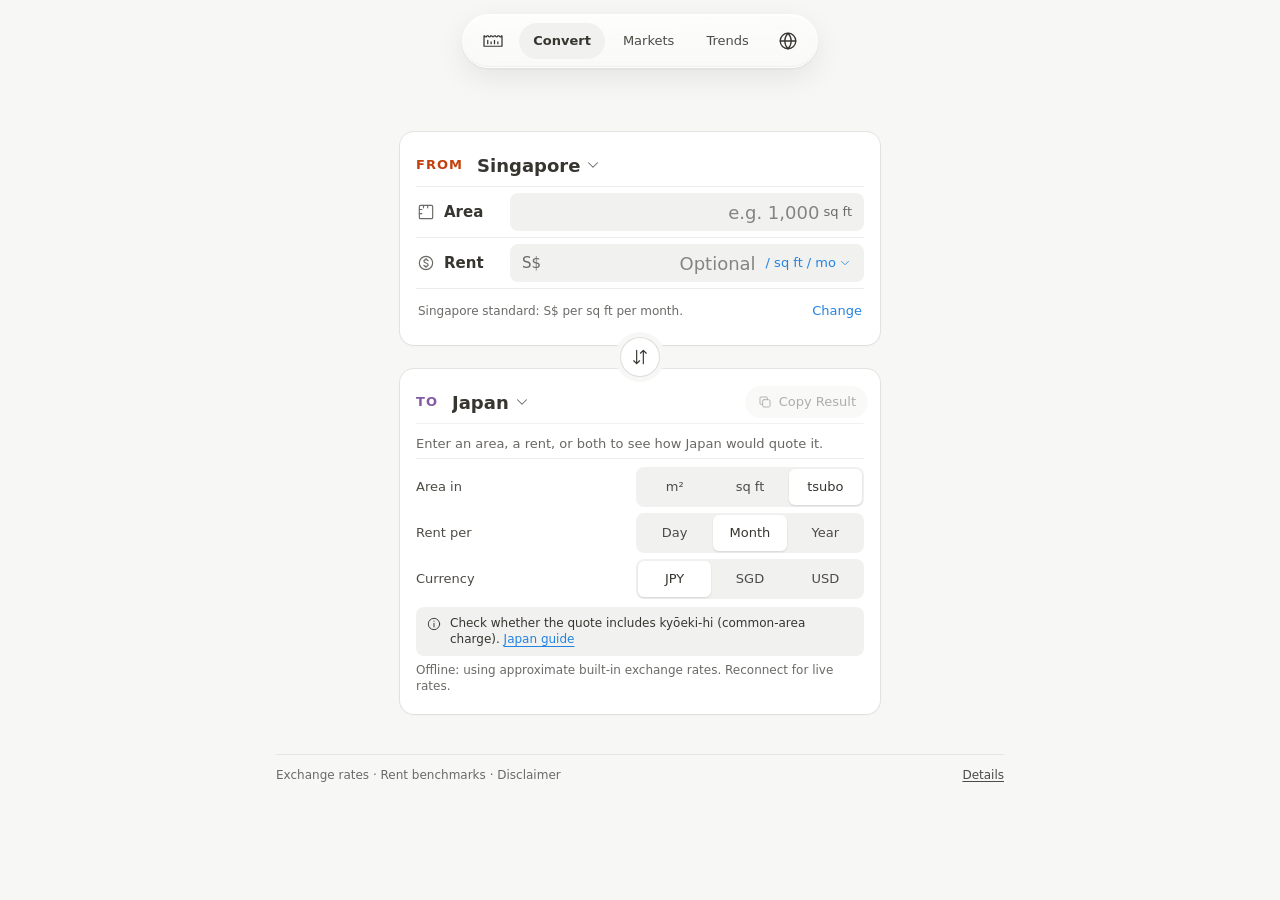
<file: index.html>
<!doctype html>
<html lang="en">
<head>
  <meta charset="utf-8">
  <meta name="viewport" content="width=device-width, initial-scale=1, viewport-fit=cover">
  <title>Lease Convert</title>
  <meta name="description" content="Convert retail rents and areas across Asia-Pacific, US and UK markets: m², sq ft, ping, tsubo, pyeong, per day, month or year, in local currency.">
  <meta name="theme-color" content="#f7f7f5" media="(prefers-color-scheme: light)">
  <meta name="theme-color" content="#191919" media="(prefers-color-scheme: dark)">
  <link rel="manifest" href="manifest.webmanifest">
  <link rel="icon" href="icon.svg" type="image/svg+xml">
  <link rel="apple-touch-icon" href="apple-touch-icon.png">
  <meta name="apple-mobile-web-app-capable" content="yes">
  <meta name="mobile-web-app-capable" content="yes">
  <meta name="apple-mobile-web-app-title" content="Lease">
  <meta name="apple-mobile-web-app-status-bar-style" content="default">
  <link rel="stylesheet" href="app.css?v=35">
</head>
<body>
  <a class="skip" href="#main">Skip to content</a>

  <!-- Thin-line icon set -->
  <svg width="0" height="0" style="position:absolute" aria-hidden="true">
    <defs>
      <symbol id="i-mark" viewBox="0 0 16 16"><g stroke-width="0.833"><path d="M2 4.5 L2.45 4.5 A0.75 0.75 0 0 0 3.95 4.5 L4.85 4.5 A0.75 0.75 0 0 0 6.35 4.5 L7.25 4.5 A0.75 0.75 0 0 0 8.75 4.5 L9.65 4.5 A0.75 0.75 0 0 0 11.15 4.5 L12.05 4.5 A0.75 0.75 0 0 0 13.55 4.5 L14 4.5 L14 11.5 L2 11.5 Z"/><path d="M4.5 7.5v2.25M6.75 8.5v1.25M9 7.5v2.25M11.25 8.5v1.25"/></g></symbol>
      <symbol id="i-area" viewBox="0 0 24 24"><rect x="4" y="4" width="16" height="16" rx="1.5"/><path d="M4 9h3M4 14h3M9 4v3M14 4v3"/></symbol>
      <symbol id="i-coin" viewBox="0 0 24 24"><circle cx="12" cy="12" r="8"/><path d="M14.5 9.2c-.5-.8-1.4-1.2-2.5-1.2-1.4 0-2.5.8-2.5 2s1.1 1.6 2.5 2 2.5.8 2.5 2-1.1 2-2.5 2c-1.1 0-2-.4-2.5-1.2M12 6.5V8M12 16v1.5"/></symbol>
      <symbol id="i-cal" viewBox="0 0 24 24"><rect x="4" y="5.5" width="16" height="14.5" rx="1.5"/><path d="M4 10h16M8.5 3.5v4M15.5 3.5v4"/></symbol>
      <symbol id="i-pin" viewBox="0 0 24 24"><path d="M12 21s-6.5-5.6-6.5-11a6.5 6.5 0 0 1 13 0c0 5.4-6.5 11-6.5 11z"/><circle cx="12" cy="10" r="2.3"/></symbol>
      <symbol id="i-swap" viewBox="0 0 24 24"><path d="M8 4v16M8 20l-3.5-3.5M8 20l3.5-3.5M16 20V4M16 4l-3.5 3.5M16 4l3.5 3.5"/></symbol>
      <symbol id="i-store" viewBox="0 0 24 24"><path d="M4.5 10v9.5h15V10M3.5 5h17l-1 5h-15zM10 19.5v-5h4v5"/></symbol>
      <symbol id="i-trend" viewBox="0 0 24 24"><path d="M4 17l5-5 3.5 3.5L20 8M15 8h5v5"/></symbol>
      <symbol id="i-info" viewBox="0 0 24 24"><circle cx="12" cy="12" r="8.5"/><path d="M12 11v5.5M12 7.6v.4"/></symbol>
      <symbol id="i-arrow" viewBox="0 0 24 24"><path d="M7 17L17 7M9 7h8v8"/></symbol>
      <symbol id="i-back" viewBox="0 0 24 24"><path d="M19 12H5M11 6l-6 6 6 6"/></symbol>
      <symbol id="i-swaph" viewBox="0 0 24 24"><path d="M4 8h16M16 4l4 4-4 4M20 16H4M8 12l-4 4 4 4"/></symbol>
      <symbol id="i-copy" viewBox="0 0 24 24"><rect x="8.5" y="8.5" width="11" height="11" rx="2"/><path d="M15.5 8.5V6a1.5 1.5 0 0 0-1.5-1.5H6A1.5 1.5 0 0 0 4.5 6v8A1.5 1.5 0 0 0 6 15.5h2.5"/></symbol>
      <symbol id="i-chev" viewBox="0 0 24 24"><path d="M9 6l6 6-6 6"/></symbol>
      <symbol id="i-down" viewBox="0 0 24 24"><path d="M6 9l6 6 6-6"/></symbol>
      <symbol id="i-mail" viewBox="0 0 24 24"><rect x="3.5" y="5.5" width="17" height="13" rx="2"/><path d="M4 7l8 6 8-6"/></symbol>
      <symbol id="i-globe" viewBox="0 0 24 24"><circle cx="12" cy="12" r="8.5"/><path d="M3.5 12h17M12 3.5c2.3 2.4 3.5 5.2 3.5 8.5s-1.2 6.1-3.5 8.5c-2.3-2.4-3.5-5.2-3.5-8.5s1.2-6.1 3.5-8.5z"/></symbol>
    </defs>
  </svg>

  <header class="app-header">
    <nav class="nav-pill" aria-label="Main">
      <span class="nav-bubble" aria-hidden="true"></span>
      <a class="nav-tab nav-logo" href="#/about" data-nav="about" aria-label="About this app"><svg class="ic" aria-hidden="true"><use href="#i-mark"/></svg></a>
      <a class="nav-tab" href="#/" data-nav="convert">Convert</a>
      <a class="nav-tab" href="#/markets" data-nav="markets">Markets</a>
      <a class="nav-tab" href="#/trends" data-nav="trends">Trends</a>
      <!-- App language. Only English exists so far; the others are placeholders. -->
      <div class="langwrap">
        <button type="button" class="nav-globe" id="lang-btn" aria-expanded="false" aria-controls="lang-menu" aria-label="App language: English">
          <svg class="ic"><use href="#i-globe"/></svg>
        </button>
        <div class="menu" id="lang-menu" role="group" aria-labelledby="lang-h" hidden>
          <div class="menu-h" id="lang-h">App language</div>
          <button type="button" class="menu-item" lang="en" aria-current="true"><span>English</span><span class="menu-check" aria-hidden="true">✓</span></button>
          <button type="button" class="menu-item" lang="zh-Hans" disabled><span>简体中文</span><small lang="en">Coming soon</small></button>
          <button type="button" class="menu-item" lang="zh-Hant" disabled><span>繁體中文</span><small lang="en">Coming soon</small></button>
          <button type="button" class="menu-item" lang="ja" disabled><span>日本語</span><small lang="en">Coming soon</small></button>
        </div>
      </div>
    </nav>
  </header>

  <main id="main" tabindex="-1">

    <!-- CONVERT -->
    <section id="view-convert" class="view" aria-labelledby="h-convert">
      <h1 id="h-convert" class="vh">Convert retail rent and area</h1>

      <form class="conv2" id="conv" autocomplete="off" novalidate>
        <!-- From: the market and the space being quoted, together -->
        <section class="card card--from" aria-labelledby="h-from">
          <div class="card-head">
            <h2 class="card-label" id="h-from">From</h2>
            <button type="button" class="market-select" id="mkt-from" aria-haspopup="dialog"><span class="market-name">Singapore</span><svg class="ic sm" aria-hidden="true"><use href="#i-down"/></svg></button>
          </div>
          <div class="field-row">
            <label for="area" class="field-label"><svg class="ic field-icon" aria-hidden="true"><use href="#i-area"/></svg><span>Area</span></label>
            <div class="field-box"><input id="area" type="text" inputmode="decimal" placeholder="e.g. 1,000" enterkeyhint="next"><span class="field-unit" id="area-u">sq ft</span></div>
          </div>
          <div class="field-row">
            <label for="rent" class="field-label"><svg class="ic field-icon" aria-hidden="true"><use href="#i-coin"/></svg><span>Rent</span></label>
            <div class="field-box"><span class="field-prefix" id="rent-cur" aria-hidden="true">S$</span><input id="rent" type="text" inputmode="decimal" placeholder="Optional" enterkeyhint="done">
              <button type="button" class="btn btn--unit" id="basis-btn" aria-haspopup="true" aria-expanded="false" aria-controls="basis-menu"><span id="basis-btn-lbl">/ sq ft / mo</span><svg class="ic sm" aria-hidden="true"><use href="#i-down"/></svg></button>
            </div>
            <div class="menu" id="basis-menu" role="group" aria-label="How the rent is quoted" hidden>
              <button type="button" class="menu-item menu-item--2line" data-b="unit"><span class="menu-item-t" id="bm-unit">Per sq ft</span><span class="menu-item-s">e.g. S$12 per sq ft a month</span></button>
              <button type="button" class="menu-item menu-item--2line" data-b="total"><span class="menu-item-t">Total for the whole space</span><span class="menu-item-s">e.g. US$5,000,000 a year</span></button>
            </div>
          </div>
          <div class="quoted">
            <span id="quoted-txt"></span>
            <button type="button" class="btn btn--text" id="quoted-btn" aria-expanded="false" aria-controls="from-adv">Change</button>
          </div>
          <div class="adv-wrap" id="from-adv-wrap"><div class="adv-in">
          <div class="adv" id="from-adv">
            <div class="toggle-row"><span class="toggle-label" id="adv-u">Unit</span><div class="seg" id="seg-from-unit" role="group" aria-labelledby="adv-u"></div></div>
            <div class="toggle-row"><span class="toggle-label" id="adv-p">Rent per</span><div class="seg" id="seg-from-period" role="group" aria-labelledby="adv-p"></div></div>
          </div>
          </div></div>
        </section>

        <div class="swaprow">
          <button type="button" class="btn btn--icon swap" id="swap" aria-label="Swap From and To markets"><svg class="ic"><use href="#i-swap"/></svg></button>
        </div>

        <section class="card card--to" aria-labelledby="h-result">
          <h2 id="h-result" class="vh">Result</h2>
          <div class="card-head">
            <div class="card-pair">
              <span class="card-label" aria-hidden="true">To</span>
              <button type="button" class="market-select" id="mkt-to" aria-haspopup="dialog"><span class="market-name">Japan</span><svg class="ic sm" aria-hidden="true"><use href="#i-down"/></svg></button>
            </div>
            <button type="button" class="btn btn--chip copy-btn" id="copy" disabled><span class="cb-ic" aria-hidden="true"><svg class="ic sm cb-copy"><use href="#i-copy"/></svg><svg class="ic sm cb-check" viewBox="0 0 24 24"><path pathLength="1" d="M5.5 12.5l4.2 4.2L18.5 7.8"/></svg></span><span id="copy-lbl">Copy Result</span></button>
          </div>
          <div class="results" id="out" aria-live="polite"></div>
          <div class="showas" role="group" aria-label="Show the result in">
            <div class="toggle-row"><span class="toggle-label" id="sa-u">Area in</span><div class="seg" id="seg-unit" role="group" aria-labelledby="sa-u"></div></div>
            <div class="toggle-row"><span class="toggle-label" id="sa-p">Rent per</span><div class="seg" id="seg-period" role="group" aria-labelledby="sa-p"></div></div>
            <div class="toggle-row"><span class="toggle-label" id="sa-c">Currency</span><div class="seg" id="seg-cur" role="group" aria-labelledby="sa-c"></div></div>
          </div>
          <p class="callout" id="caution" hidden></p>
          <p class="foot" id="fxnote"></p>
          <p class="vh" id="copy-status" aria-live="polite"></p>
        </section>
      </form>
    </section>

    <!-- MARKETS -->
    <section id="view-markets" class="view" aria-labelledby="h-markets" hidden>
      <div class="intro">
        <h1 id="h-markets">Market Guides</h1>
        <p class="lede">How each market quotes retail rent: the area unit, the time period, what is included, and what to watch for.</p>
      </div>
      <ul class="rows" id="market-list"></ul>
    </section>

    <section id="view-market" class="view" aria-labelledby="h-market" hidden>
      <a class="back" href="#/markets"><svg class="ic sm"><use href="#i-back"/></svg>All markets</a>
      <div id="market-detail"></div>
    </section>

    <!-- TRENDS -->
    <section id="view-trends" class="view" aria-labelledby="h-trends" hidden>
      <div class="intro">
        <h1 id="h-trends">Latest Retail Rents</h1>
        <p class="lede">Recent headline retail rents from CBRE, JLL, Cushman &amp; Wakefield and others, in local terms and in US$ per m² per month. Areas, floor levels and periods differ between sources, so use the US$ column as a rough guide only. Rows marked * use a different basis (such as UK Zone A) and are listed last.</p>
      </div>
      <div class="tablewrap" tabindex="0" role="region" aria-labelledby="h-trends">
        <table class="trend">
          <thead><tr><th scope="col">Market</th><th scope="col">Local quote</th><th scope="col" class="num">US$ / m² / mo</th><th scope="col">Change</th><th scope="col">Source</th></tr></thead>
          <tbody id="trend-body"></tbody>
        </table>
      </div>
      <p class="foot" id="fxnote2"></p>
    </section>
    <!-- ABOUT: a short Notion-style page, opened from the logo in the nav -->
    <section id="view-about" class="view about" aria-labelledby="h-about" hidden>
      <div class="ab-block ab-intro">
        <span class="ab-emoji" aria-hidden="true">👋</span>
        <div>
          <h1 id="h-about">About Lease Convert</h1>
          <p class="ab-lede">Built for brokers on the go.<br>One screen and a few taps</p>
        </div>
      </div>

      <aside class="ab-block ab-callout" aria-labelledby="h-fb">
        <span class="ab-emoji" aria-hidden="true">💬</span>
        <div>
          <h2 id="h-fb">Feedback welcome</h2>
          <p>A missing market, a wrong number, something confusing?<br>Send me a note.</p>
          <a class="btn btn--chip ab-mail" id="fb-mail" href="mailto:feedback@example.com?subject=Lease%20Convert%20feedback"><svg class="ic sm" aria-hidden="true"><use href="#i-mail"/></svg>Email feedback</a>
        </div>
      </aside>

      <p class="ab-block ab-by"><span class="ab-emoji"><img src="avatar.png?v=24" width="25" height="44" alt=""></span><span>Made by Yiwei <span class="ab-ver">· Updated 23 Nov 2026</span></span></p>
    </section>
  </main>

  <!-- Market picker: a bottom sheet listing every market -->
  <div class="sheet-bg" id="mkt-sheet" hidden>
    <div class="sheet" role="dialog" aria-modal="true" aria-labelledby="sheet-h">
      <div class="grab" aria-hidden="true"></div>
      <h2 id="sheet-h">Choose a market</h2>
      <div class="mlist" id="mkt-list"></div>
    </div>
  </div>

  <footer class="site">
    <!-- Every page: the notes fold into one row until opened -->
    <button type="button" class="ft-sum" id="ft-sum" aria-expanded="false" aria-controls="ft-notes">Exchange rates · Rent benchmarks · Disclaimer<span class="ft-more" id="ft-more">Details</span></button>
    <div id="ft-notes">
    <dl class="updates">
      <div><dt>Exchange rates</dt><dd>From open.er-api.com, which publishes new rates once a day. The app checks for new rates each time it opens, at most every 12 hours.</dd></div>
      <div><dt>Rent benchmarks</dt><dd>From CBRE, JLL, Cushman &amp; Wakefield and others, who publish quarterly. Checked for new releases every week. Last checked <span id="checked"></span>.</dd></div>
    </dl>
    <p>All figures are indicative. Verify before advising clients. <a href="#/about" class="ft-about">About &amp; feedback</a></p>
    </div>
  </footer>

  <script src="data.js?v=22"></script>
  <script src="app.js?v=31"></script>

</body>
</html>
</file>
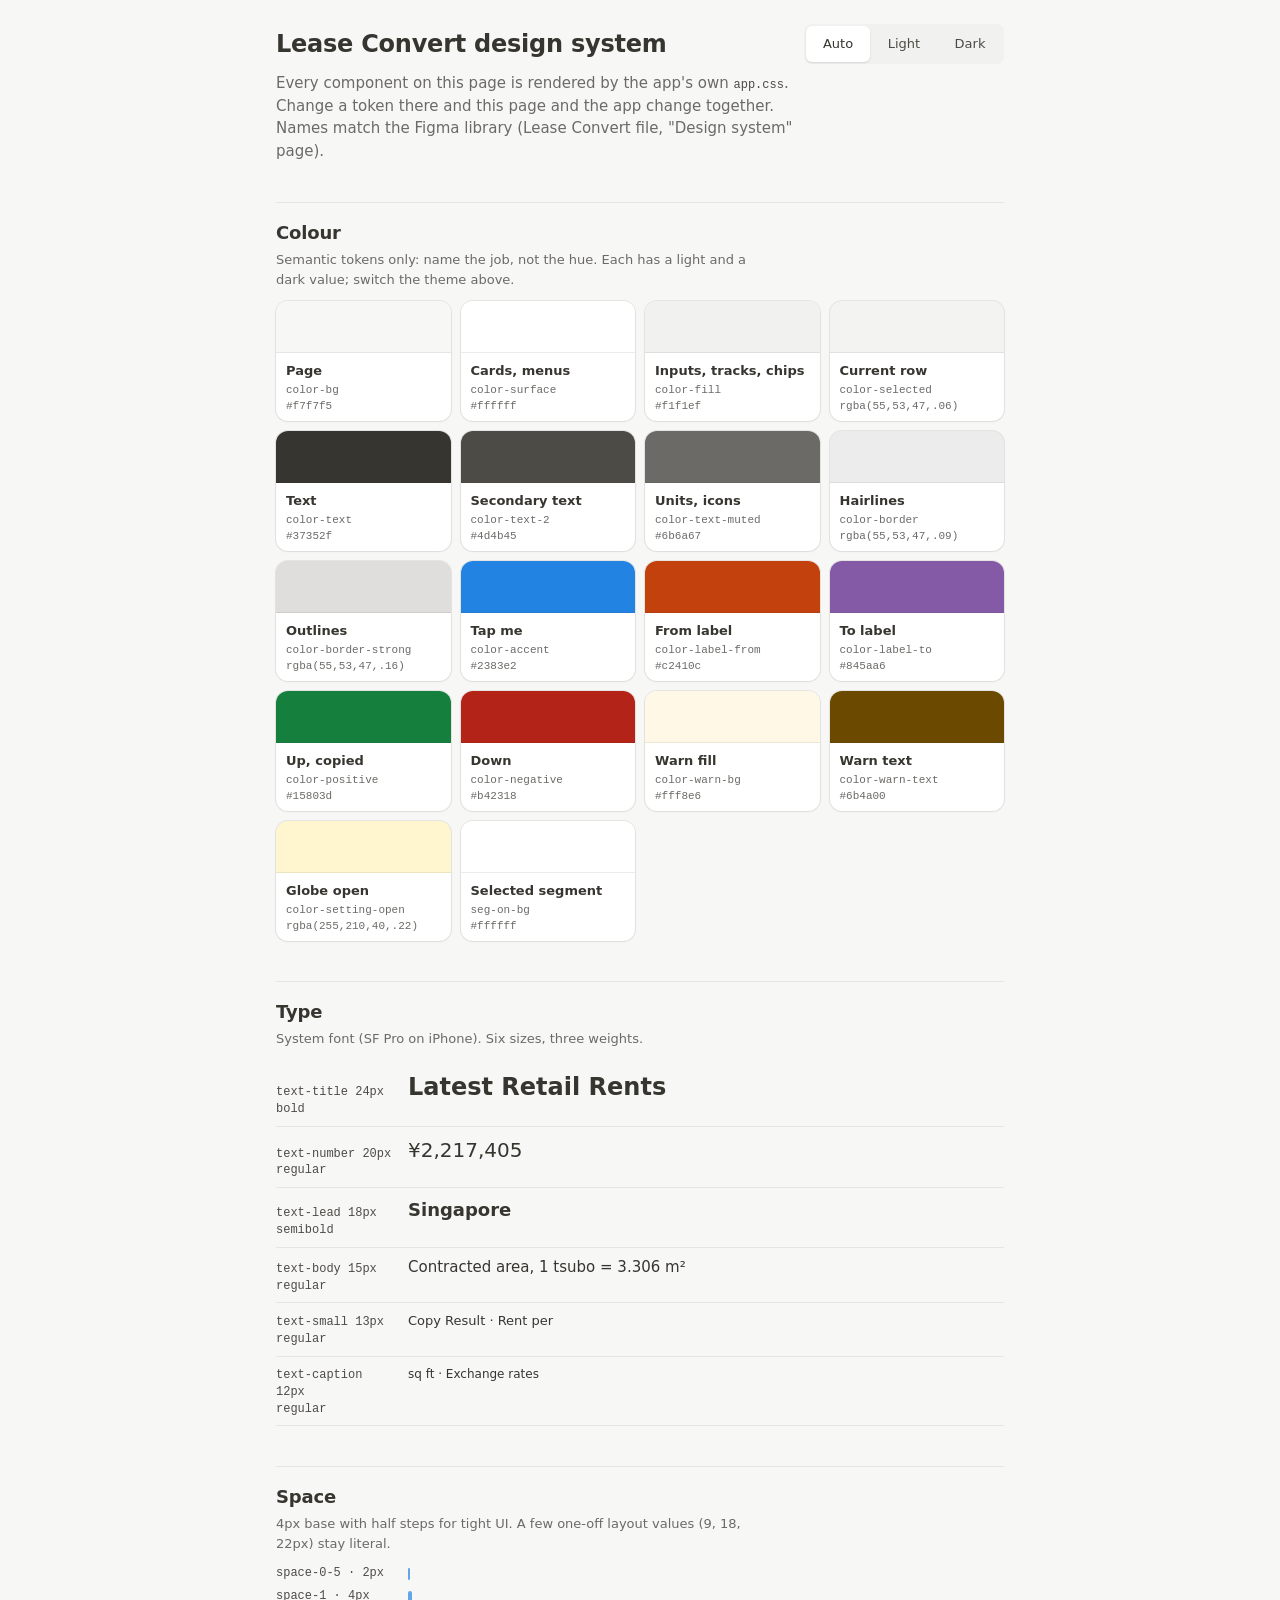
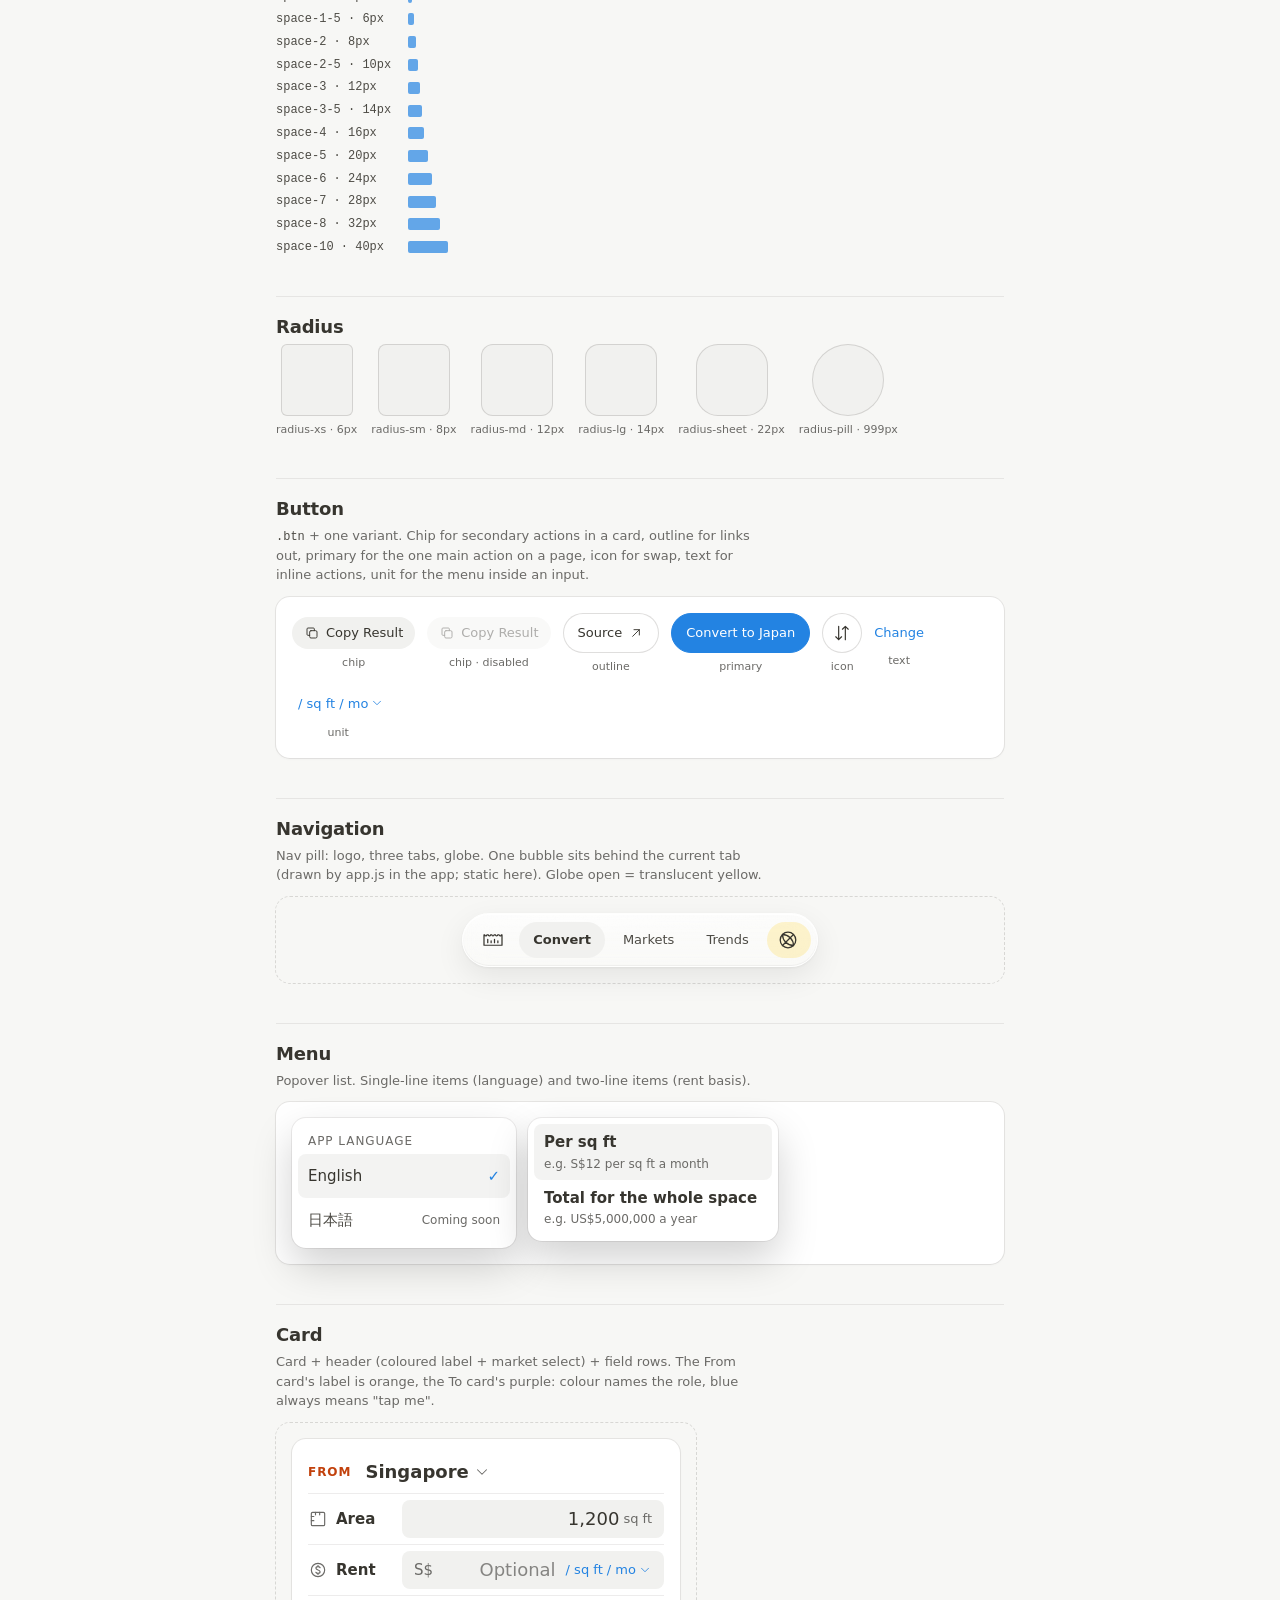
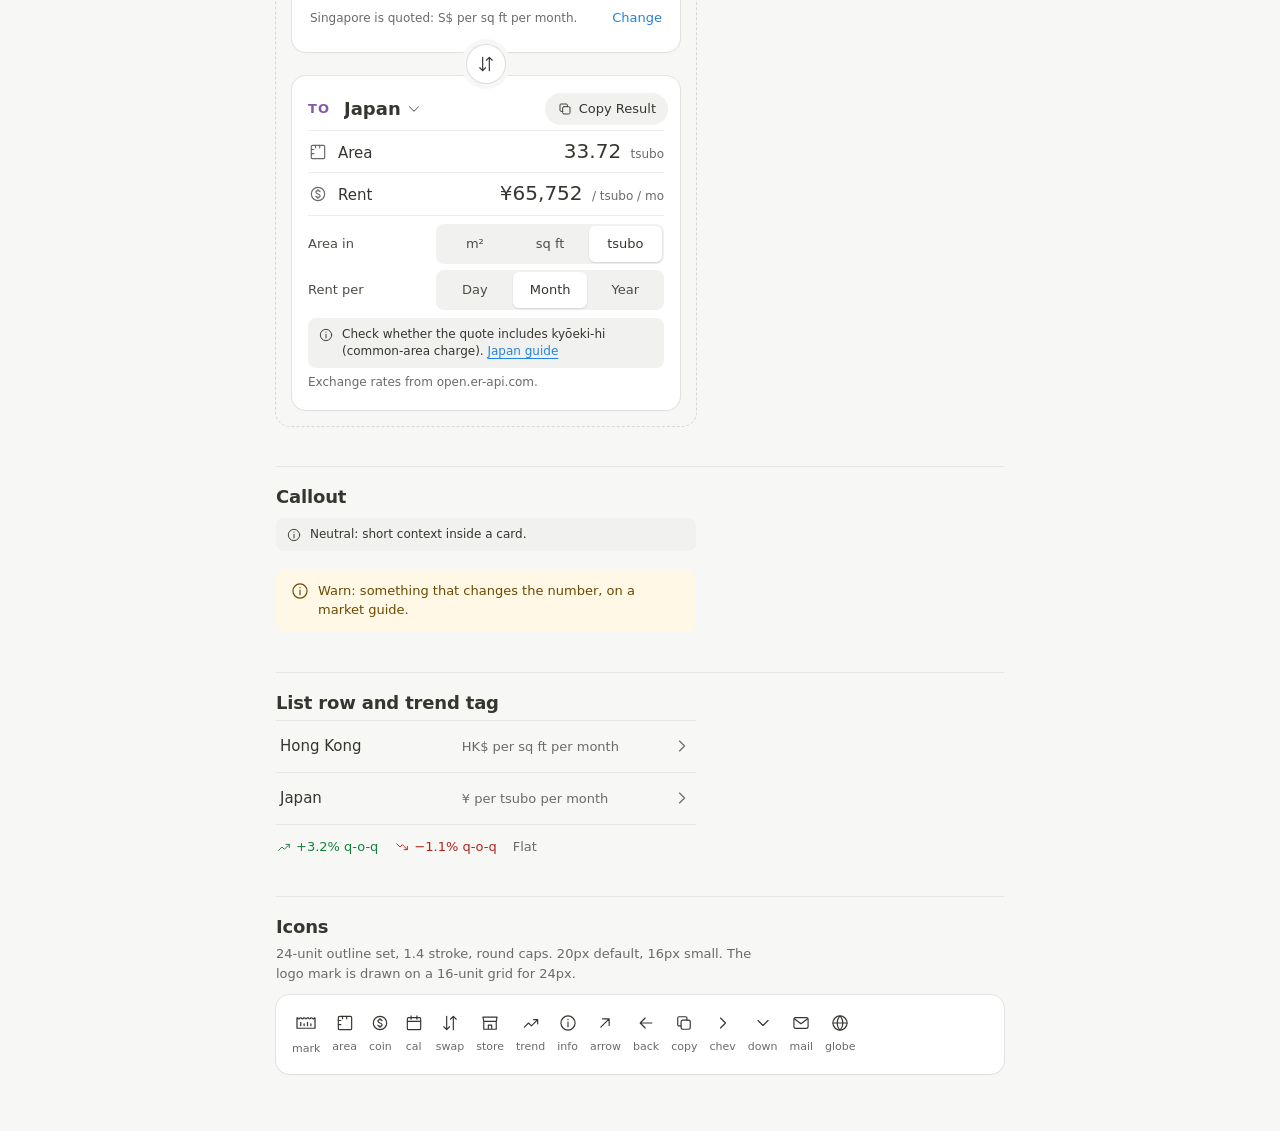
<file: styleguide.html>
<!doctype html>
<html lang="en">
<head>
  <meta charset="utf-8">
  <meta name="viewport" content="width=device-width, initial-scale=1, viewport-fit=cover">
  <title>Lease Convert · Design system</title>
  <meta name="robots" content="noindex">
  <link rel="icon" href="icon.svg" type="image/svg+xml">
  <!-- The real stylesheet: every component below is the app's own CSS, so this page can't drift. -->
  <link rel="stylesheet" href="app.css">
  <style>
    /* Page chrome for the style guide only */
    .sg { max-width: 760px; margin: 0 auto; padding: 24px 16px 64px; }
    .sg-top { display: flex; align-items: center; justify-content: space-between; gap: 12px; margin-bottom: 8px; }
    .sg h1 { font-size: var(--text-title); font-weight: var(--weight-bold); }
    .sg-lede { color: var(--color-text-muted); margin: 6px 0 28px; max-width: 56ch; }
    .sg h2 { font-size: var(--text-lead); font-weight: var(--weight-semibold); margin: 40px 0 4px; padding-top: 16px; border-top: 1px solid var(--color-border); }
    .sg h3 { font-size: var(--text-caption); letter-spacing: var(--tracking-caps); text-transform: uppercase; color: var(--color-text-muted); margin: 20px 0 8px; }
    .sg-note { font-size: var(--text-small); color: var(--color-text-muted); margin-bottom: 12px; max-width: 60ch; }
    .sg code { font: 12px/1.4 ui-monospace, SFMono-Regular, Menlo, monospace; color: var(--color-text-2); }
    .sw-grid { display: grid; grid-template-columns: repeat(auto-fill, minmax(150px, 1fr)); gap: 10px; }
    .sw { border-radius: var(--radius-md); background: var(--color-surface); box-shadow: var(--shadow-card); overflow: hidden; }
    .sw-chip { height: 52px; box-shadow: inset 0 -1px 0 var(--color-border); }
    .sw-meta { padding: 8px 10px; display: grid; gap: 2px; }
    .sw-meta b { font-size: var(--text-small); font-weight: var(--weight-semibold); }
    .sw-meta span { font: 11px/1.3 ui-monospace, SFMono-Regular, Menlo, monospace; color: var(--color-text-muted); }
    .ty { display: grid; grid-template-columns: 120px 1fr; align-items: baseline; gap: 12px; padding: 8px 0; border-bottom: 1px solid var(--color-border); }
    .scale { display: grid; gap: 6px; }
    .scale-row { display: grid; grid-template-columns: 120px 1fr; align-items: center; gap: 12px; }
    .bar { height: 12px; background: var(--color-accent); border-radius: 2px; opacity: .7; }
    .rad-grid { display: flex; flex-wrap: wrap; gap: 14px; }
    .rad { width: 72px; height: 72px; background: var(--color-fill); border: 1px solid var(--color-border-strong); display: grid; place-items: end start; padding: 6px; }
    .row-demo { display: flex; flex-wrap: wrap; align-items: center; gap: 12px; padding: 16px; border-radius: var(--radius-lg); background: var(--color-surface); box-shadow: var(--shadow-card); }
    .stage { padding: 16px; border-radius: var(--radius-lg); background: var(--color-bg); outline: 1px dashed var(--color-border-strong); }
    .lbl { font-size: 11px; color: var(--color-text-muted); display: block; margin-top: 6px; text-align: center; }
    .col { display: inline-flex; flex-direction: column; align-items: center; }
    .menu.static { position: static; animation: none; }
    .narrow { max-width: 420px; }
    .theme-sw .seg { width: 200px; }
  </style>
</head>
<body>
  <svg width="0" height="0" style="position:absolute" aria-hidden="true">
    <defs>
      <symbol id="i-mark" viewBox="0 0 16 16"><g stroke-width="0.833"><path d="M2 4.5 L2.45 4.5 A0.75 0.75 0 0 0 3.95 4.5 L4.85 4.5 A0.75 0.75 0 0 0 6.35 4.5 L7.25 4.5 A0.75 0.75 0 0 0 8.75 4.5 L9.65 4.5 A0.75 0.75 0 0 0 11.15 4.5 L12.05 4.5 A0.75 0.75 0 0 0 13.55 4.5 L14 4.5 L14 11.5 L2 11.5 Z"/><path d="M4.5 7.5v2.25M6.75 8.5v1.25M9 7.5v2.25M11.25 8.5v1.25"/></g></symbol>
      <symbol id="i-area" viewBox="0 0 24 24"><rect x="4" y="4" width="16" height="16" rx="1.5"/><path d="M4 9h3M4 14h3M9 4v3M14 4v3"/></symbol>
      <symbol id="i-coin" viewBox="0 0 24 24"><circle cx="12" cy="12" r="8"/><path d="M14.5 9.2c-.5-.8-1.4-1.2-2.5-1.2-1.4 0-2.5.8-2.5 2s1.1 1.6 2.5 2 2.5.8 2.5 2-1.1 2-2.5 2c-1.1 0-2-.4-2.5-1.2M12 6.5V8M12 16v1.5"/></symbol>
      <symbol id="i-cal" viewBox="0 0 24 24"><rect x="4" y="5.5" width="16" height="14.5" rx="1.5"/><path d="M4 10h16M8.5 3.5v4M15.5 3.5v4"/></symbol>
      <symbol id="i-swap" viewBox="0 0 24 24"><path d="M8 4v16M8 20l-3.5-3.5M8 20l3.5-3.5M16 20V4M16 4l-3.5 3.5M16 4l3.5 3.5"/></symbol>
      <symbol id="i-store" viewBox="0 0 24 24"><path d="M4.5 10v9.5h15V10M3.5 5h17l-1 5h-15zM10 19.5v-5h4v5"/></symbol>
      <symbol id="i-trend" viewBox="0 0 24 24"><path d="M4 17l5-5 3.5 3.5L20 8M15 8h5v5"/></symbol>
      <symbol id="i-info" viewBox="0 0 24 24"><circle cx="12" cy="12" r="8.5"/><path d="M12 11v5.5M12 7.6v.4"/></symbol>
      <symbol id="i-arrow" viewBox="0 0 24 24"><path d="M7 17L17 7M9 7h8v8"/></symbol>
      <symbol id="i-back" viewBox="0 0 24 24"><path d="M19 12H5M11 6l-6 6 6 6"/></symbol>
      <symbol id="i-copy" viewBox="0 0 24 24"><rect x="8.5" y="8.5" width="11" height="11" rx="2"/><path d="M15.5 8.5V6a1.5 1.5 0 0 0-1.5-1.5H6A1.5 1.5 0 0 0 4.5 6v8A1.5 1.5 0 0 0 6 15.5h2.5"/></symbol>
      <symbol id="i-chev" viewBox="0 0 24 24"><path d="M9 6l6 6-6 6"/></symbol>
      <symbol id="i-down" viewBox="0 0 24 24"><path d="M6 9l6 6 6-6"/></symbol>
      <symbol id="i-mail" viewBox="0 0 24 24"><rect x="3.5" y="5.5" width="17" height="13" rx="2"/><path d="M4 7l8 6 8-6"/></symbol>
      <symbol id="i-globe" viewBox="0 0 24 24"><circle cx="12" cy="12" r="8.5"/><path d="M3.5 12h17M12 3.5c2.3 2.4 3.5 5.2 3.5 8.5s-1.2 6.1-3.5 8.5c-2.3-2.4-3.5-5.2-3.5-8.5s1.2-6.1 3.5-8.5z"/></symbol>
    </defs>
  </svg>

  <div class="sg">
    <div class="sg-top">
      <h1>Lease Convert design system</h1>
      <div class="theme-sw"><div class="seg" role="group" aria-label="Theme" id="theme">
        <button type="button" data-t="" aria-pressed="true">Auto</button><button type="button" data-t="light" aria-pressed="false">Light</button><button type="button" data-t="dark" aria-pressed="false">Dark</button>
      </div></div>
    </div>
    <p class="sg-lede">Every component on this page is rendered by the app's own <code>app.css</code>. Change a token there and this page and the app change together. Names match the Figma library (Lease Convert file, "Design system" page).</p>

    <h2>Colour</h2>
    <p class="sg-note">Semantic tokens only: name the job, not the hue. Each has a light and a dark value; switch the theme above.</p>
    <div class="sw-grid" id="colors"></div>

    <h2>Type</h2>
    <p class="sg-note">System font (SF Pro on iPhone). Six sizes, three weights.</p>
    <div id="type"></div>

    <h2>Space</h2>
    <p class="sg-note">4px base with half steps for tight UI. A few one-off layout values (9, 18, 22px) stay literal.</p>
    <div class="scale" id="space"></div>

    <h2>Radius</h2>
    <div class="rad-grid" id="radius"></div>

    <h2>Button</h2>
    <p class="sg-note"><code>.btn</code> + one variant. Chip for secondary actions in a card, outline for links out, primary for the one main action on a page, icon for swap, text for inline actions, unit for the menu inside an input.</p>
    <div class="row-demo">
      <span class="col"><button class="btn btn--chip" type="button"><svg class="ic sm"><use href="#i-copy"/></svg>Copy Result</button><span class="lbl">chip</span></span>
      <span class="col"><button class="btn btn--chip" type="button" disabled><svg class="ic sm"><use href="#i-copy"/></svg>Copy Result</button><span class="lbl">chip · disabled</span></span>
      <span class="col"><a class="btn btn--outline" href="#">Source <svg class="ic sm"><use href="#i-arrow"/></svg></a><span class="lbl">outline</span></span>
      <span class="col"><a class="btn btn--outline btn--primary" href="#">Convert to Japan</a><span class="lbl">primary</span></span>
      <span class="col"><button class="btn btn--icon" type="button" aria-label="Swap"><svg class="ic"><use href="#i-swap"/></svg></button><span class="lbl">icon</span></span>
      <span class="col"><button class="btn btn--text" type="button">Change</button><span class="lbl">text</span></span>
      <span class="col"><button class="btn btn--unit" type="button" aria-expanded="false">/ sq ft / mo<svg class="ic sm"><use href="#i-down"/></svg></button><span class="lbl">unit</span></span>
    </div>

    <h2>Navigation</h2>
    <p class="sg-note">Nav pill: logo, three tabs, globe. One bubble sits behind the current tab (drawn by app.js in the app; static here). Globe open = translucent yellow.</p>
    <div class="stage" style="display:flex;justify-content:center">
      <nav class="nav-pill" aria-label="Demo">
        <a class="nav-tab nav-logo" href="#" aria-label="About"><svg class="ic"><use href="#i-mark"/></svg></a>
        <a class="nav-tab" href="#" aria-current="page" style="background:var(--color-fill)">Convert</a>
        <a class="nav-tab" href="#">Markets</a>
        <a class="nav-tab" href="#">Trends</a>
        <div class="langwrap"><button type="button" class="nav-globe" aria-expanded="true" aria-label="App language"><svg class="ic"><use href="#i-globe"/></svg></button></div>
      </nav>
    </div>

    <h2>Menu</h2>
    <p class="sg-note">Popover list. Single-line items (language) and two-line items (rent basis).</p>
    <div class="row-demo" style="align-items:flex-start">
      <div class="menu static" style="width:224px">
        <div class="menu-h">App language</div>
        <button type="button" class="menu-item" aria-current="true"><span>English</span><span class="menu-check">✓</span></button>
        <button type="button" class="menu-item" disabled><span>日本語</span><small>Coming soon</small></button>
      </div>
      <div class="menu static" style="width:250px">
        <button type="button" class="menu-item menu-item--2line" aria-current="true"><span class="menu-item-t">Per sq ft</span><span class="menu-item-s">e.g. S$12 per sq ft a month</span></button>
        <button type="button" class="menu-item menu-item--2line"><span class="menu-item-t">Total for the whole space</span><span class="menu-item-s">e.g. US$5,000,000 a year</span></button>
      </div>
    </div>

    <h2>Card</h2>
    <p class="sg-note">Card + header (coloured label + market select) + field rows. The From card's label is orange, the To card's purple: colour names the role, blue always means "tap me".</p>
    <div class="stage narrow">
      <section class="card card--from">
        <div class="card-head"><h3 class="card-label" style="margin:0;letter-spacing:var(--tracking-caps)">From</h3><button type="button" class="market-select"><span class="market-name">Singapore</span><svg class="ic sm"><use href="#i-down"/></svg></button></div>
        <div class="field-row"><label class="field-label"><svg class="ic field-icon"><use href="#i-area"/></svg><span>Area</span></label><div class="field-box"><input type="text" value="1,200" aria-label="Area"><span class="field-unit">sq ft</span></div></div>
        <div class="field-row"><label class="field-label"><svg class="ic field-icon"><use href="#i-coin"/></svg><span>Rent</span></label><div class="field-box"><span class="field-prefix">S$</span><input type="text" placeholder="Optional" aria-label="Rent"><button type="button" class="btn btn--unit">/ sq ft / mo<svg class="ic sm"><use href="#i-down"/></svg></button></div></div>
        <div class="quoted"><span id="quoted-txt">Singapore is quoted: S$ per sq ft per month.</span><button type="button" class="btn btn--text">Change</button></div>
      </section>
      <div class="swaprow"><button type="button" class="btn btn--icon swap" aria-label="Swap"><svg class="ic"><use href="#i-swap"/></svg></button></div>
      <section class="card card--to">
        <div class="card-head"><div class="card-pair"><span class="card-label">To</span><button type="button" class="market-select"><span class="market-name">Japan</span><svg class="ic sm"><use href="#i-down"/></svg></button></div>
          <button type="button" class="btn btn--chip copy-btn"><svg class="ic sm"><use href="#i-copy"/></svg>Copy Result</button></div>
        <div class="results">
          <div class="row"><svg class="ic"><use href="#i-area"/></svg><div><div class="k">Area</div><div class="v">33.72 <small>tsubo</small></div></div></div>
          <div class="row"><svg class="ic"><use href="#i-coin"/></svg><div><div class="k">Rent</div><div class="v">¥65,752 <small>/ tsubo / mo</small></div></div></div>
        </div>
        <div class="showas">
          <div class="toggle-row"><span class="toggle-label">Area in</span><div class="seg"><button type="button" aria-pressed="false">m²</button><button type="button" aria-pressed="false">sq ft</button><button type="button" aria-pressed="true">tsubo</button></div></div>
          <div class="toggle-row"><span class="toggle-label">Rent per</span><div class="seg"><button type="button" aria-pressed="false">Day</button><button type="button" aria-pressed="true">Month</button><button type="button" aria-pressed="false">Year</button></div></div>
        </div>
        <p class="callout"><svg class="ic"><use href="#i-info"/></svg><span>Check whether the quote includes kyōeki-hi (common-area charge). <a href="#">Japan guide</a></span></p>
        <p class="foot">Exchange rates from open.er-api.com.</p>
      </section>
    </div>

    <h2>Callout</h2>
    <div class="narrow">
      <p class="callout"><svg class="ic"><use href="#i-info"/></svg><span>Neutral: short context inside a card.</span></p>
      <p class="callout callout--warn"><svg class="ic"><use href="#i-info"/></svg><span>Warn: something that changes the number, on a market guide.</span></p>
    </div>

    <h2>List row and trend tag</h2>
    <ul class="rows narrow">
      <li><a href="#"><span class="nm">Hong Kong</span><span class="q">HK$ per sq ft per month</span><svg class="ic"><use href="#i-chev"/></svg></a></li>
      <li><a href="#"><span class="nm">Japan</span><span class="q">¥ per tsubo per month</span><svg class="ic"><use href="#i-chev"/></svg></a></li>
    </ul>
    <p style="display:flex;gap:16px;margin-top:12px"><span class="trendtag up"><svg class="ic sm"><use href="#i-trend"/></svg>+3.2% q-o-q</span><span class="trendtag down"><svg class="ic sm"><use href="#i-trend"/></svg>−1.1% q-o-q</span><span class="trendtag flat">Flat</span></p>

    <h2>Icons</h2>
    <p class="sg-note">24-unit outline set, 1.4 stroke, round caps. 20px default, 16px small. The logo mark is drawn on a 16-unit grid for 24px.</p>
    <div class="row-demo" id="icons"></div>
  </div>

  <script>
    const css = getComputedStyle(document.documentElement);
    const v = (n) => css.getPropertyValue(n).trim();
    const COLORS = [
      ["--color-bg", "Page"], ["--color-surface", "Cards, menus"], ["--color-fill", "Inputs, tracks, chips"],
      ["--color-selected", "Current row"], ["--color-text", "Text"], ["--color-text-2", "Secondary text"], ["--color-text-muted", "Units, icons"],
      ["--color-border", "Hairlines"], ["--color-border-strong", "Outlines"], ["--color-accent", "Tap me"], ["--color-label-from", "From label"],
      ["--color-label-to", "To label"], ["--color-positive", "Up, copied"], ["--color-negative", "Down"], ["--color-warn-bg", "Warn fill"],
      ["--color-warn-text", "Warn text"], ["--color-setting-open", "Globe open"], ["--seg-on-bg", "Selected segment"],
    ];
    function paintColors() {
      const c = getComputedStyle(document.documentElement);
      document.getElementById("colors").innerHTML = COLORS.map(([n, d]) =>
        `<div class="sw"><div class="sw-chip" style="background:var(${n})"></div><div class="sw-meta"><b>${d}</b><span>${n.replace("--", "")}</span><span>${c.getPropertyValue(n).trim()}</span></div></div>`).join("");
    }
    paintColors();
    document.getElementById("type").innerHTML = [["title", "bold", "Latest Retail Rents"], ["number", "regular", "¥2,217,405"], ["lead", "semibold", "Singapore"], ["body", "regular", "Contracted area, 1 tsubo = 3.306 m²"], ["small", "regular", "Copy Result · Rent per"], ["caption", "regular", "sq ft · Exchange rates"]]
      .map(([s, w, t]) => `<div class="ty"><code>text-${s} ${v("--text-" + s)}<br>${w}</code><span style="font-size:var(--text-${s});font-weight:var(--weight-${w})">${t}</span></div>`).join("");
    document.getElementById("space").innerHTML = ["0-5", "1", "1-5", "2", "2-5", "3", "3-5", "4", "5", "6", "7", "8", "10"]
      .map((s) => `<div class="scale-row"><code>space-${s} · ${v("--space-" + s)}</code><div class="bar" style="width:var(--space-${s})"></div></div>`).join("");
    document.getElementById("radius").innerHTML = ["xs", "sm", "md", "lg", "sheet", "pill"]
      .map((r) => `<div class="col"><div class="rad" style="border-radius:var(--radius-${r})"></div><span class="lbl">radius-${r} · ${v("--radius-" + r)}</span></div>`).join("");
    document.getElementById("icons").innerHTML = [...document.querySelectorAll("symbol")].map((s) =>
      `<span class="col"><svg class="ic"${s.id === "i-mark" ? ' style="width:24px;height:24px"' : ""}><use href="#${s.id}"/></svg><span class="lbl">${s.id.slice(2)}</span></span>`).join("");
    const theme = document.getElementById("theme");
    theme.onclick = (e) => {
      const b = e.target.closest("button"); if (!b) return;
      b.dataset.t ? document.documentElement.dataset.theme = b.dataset.t : delete document.documentElement.dataset.theme;
      theme.querySelectorAll("button").forEach((x) => x.setAttribute("aria-pressed", String(x === b)));
      paintColors();
    };
    matchMedia("(prefers-color-scheme: dark)").addEventListener("change", paintColors);
  </script>
</body>
</html>
</file>
<file: app.css>
/* =====================================================================
   Lease Convert — design system + app styles
   One file, in this order:
     1. Tokens        colour (light + dark), type, space, radius, size, shadow, motion
     2. Base          reset, page, focus, utilities
     3. Components    icon, button, nav, menu, card, market select, field row,
                      segmented control, toggle row, result row, callout, sheet, list row
     4. Views         convert, markets, market guide, trends, about, footer
     5. Motion        view slides, spring tilts, sheet, copy feedback
   Rule of thumb: components read tokens only. A view may place a component
   (margin, width) but never restyle it. See DESIGN-SYSTEM.md.
   ===================================================================== */

/* ---------- 1. Tokens ---------- */
:root {
  /* Colour: light */
  --color-bg: #f7f7f5;               /* page */
  --color-surface: #ffffff;          /* cards, menus, sheet */
  --color-fill: #f1f1ef;             /* input boxes, toggle tracks, current tab, callouts, chip buttons */
  --color-selected: rgba(55,53,47,.06); /* current row in a menu or list */
  --color-text: #37352f;
  --color-text-2: #4d4b45;           /* secondary labels */
  --color-text-muted: #6b6a67;       /* units, captions, placeholders, icons */
  --color-border: rgba(55,53,47,.09);   /* hairline rows, card edge */
  --color-border-strong: rgba(55,53,47,.16); /* outlined buttons, grabber */
  --color-accent: #2383e2;           /* blue = tap me */
  --color-on-accent: #ffffff;
  --color-label-from: #c2410c;       /* From label (orange, kept apart from tap-blue) */
  --color-label-to: #845aa6;         /* To label (purple) */
  --color-positive: #15803d;         /* trend up, Copied */
  --color-negative: #b42318;         /* trend down */
  --color-warn-bg: #fff8e6;
  --color-warn-text: #6b4a00;
  --color-setting-open: rgba(255,210,40,.22); /* globe open: a setting, not a page */
  --color-scrim: rgba(0,0,0,.34);
  --seg-on-bg: var(--color-surface); /* selected segment */
  --seg-on-text: var(--color-text);
  --seg-on-shadow: 0 1px 2px rgba(0,0,0,.12);
  /* Glass (nav pill) */
  --glass-top: rgba(255,255,255,.62); --glass-bot: rgba(255,255,255,.34);
  --glass-top-sheer: rgba(255,255,255,.30); --glass-bot-sheer: rgba(255,255,255,.08);
  --glass-edge: rgba(255,255,255,.75); --glass-inner: rgba(255,255,255,.95); --glass-shade: rgba(0,0,0,.05);
  --glass-sheen: rgba(255,255,255,.55); --glass-halo: rgba(255,255,255,.7);

  /* Type: six sizes, three weights, one family */
  --font: -apple-system, BlinkMacSystemFont, "SF Pro Text", "Segoe UI", system-ui, sans-serif;
  --text-caption: 12px;   /* units, footnotes, captions, uppercase labels */
  --text-small: 13px;     /* toggles, buttons, secondary labels */
  --text-body: 15px;      /* body text, row labels, list items */
  --text-lead: 18px;      /* market names, typed numbers */
  --text-number: 20px;    /* result numbers */
  --text-title: 24px;     /* page titles */
  --weight-regular: 400;
  --weight-semibold: 600;
  --weight-bold: 700;
  --tracking-caps: .08em; /* uppercase labels */

  /* Space: 4px base with half steps */
  --space-0-5: 2px; --space-1: 4px; --space-1-5: 6px; --space-2: 8px; --space-2-5: 10px;
  --space-3: 12px; --space-3-5: 14px; --space-4: 16px; --space-5: 20px; --space-6: 24px;
  --space-7: 28px; --space-8: 32px; --space-10: 40px;

  /* Radius */
  --radius-xs: 6px;    /* unit button, segment */
  --radius-sm: 8px;    /* input box, segment track, callout, menu item */
  --radius-md: 12px;   /* sheet option, warn callout, fact */
  --radius-lg: 14px;   /* cards, table, menus */
  --radius-sheet: 22px;
  --radius-pill: 999px;

  /* Control heights */
  --control-xs: 28px;  /* text button */
  --control-sm: 32px;  /* chip button, unit button */
  --control-md: 36px;  /* tabs, segments */
  --control-input: 38px;
  --control-lg: 40px;  /* market select, icon button, outline button */
  --tap: 44px;         /* minimum touch target */

  /* Elevation */
  --shadow-card: 0 0 0 1px var(--color-border), 0 1px 3px rgba(0,0,0,.04);
  --shadow-menu: 0 0 0 1px var(--color-border), 0 18px 40px rgba(0,0,0,.18);
  --ring-focus: 0 0 0 2px color-mix(in srgb, var(--color-accent) 55%, transparent);

  /* Motion */
  --ease-out: cubic-bezier(0.23, 1, 0.32, 1);
  --ease-drawer: cubic-bezier(0.32, 0.72, 0, 1);
  --ease-spring: cubic-bezier(.34, 1.56, .64, 1); /* fallback for the two springs below */
  --ease-spring-open: var(--ease-spring);
  --ease-spring-back: var(--ease-spring);
  color-scheme: light;
}
@supports (transition-timing-function: linear(0, 1)) {
  :root {
    /* open: overshoots ~23%, swings back once, settles */
    --ease-spring-open: linear(0, .041, .148, .298, .47, .646, .81, .953, 1.067, 1.151, 1.205, 1.23, 1.232, 1.215, 1.185, 1.147, 1.106, 1.066, 1.029, .999, .975, .958, .949, .945, .947, .953, .96, .97, .979, .988, 1);
    /* return: overshoots ~20%, swings back once */
    --ease-spring-back: linear(0, .029, .107, .219, .353, .496, .638, .772, .891, .993, 1.074, 1.135, 1.176, 1.198, 1.205, 1.199, 1.183, 1.16, 1.133, 1.103, 1.074, 1.047, 1.022, 1.001, .985, .972, .964, .959, .958, .959, .962, .967, .973, .979, .985, .99, .995, 1, 1.003, 1.006, 1);
  }
}
/* Colour: dark. Same names, new values. Follows the system unless data-theme pins it. */
@media (prefers-color-scheme: dark) {
  :root:not([data-theme="light"]) {
    --color-bg: #191919; --color-surface: #252525; --color-fill: #2f2f2f;
    --color-selected: rgba(255,255,255,.06);
    --color-text: #e6e6e4; --color-text-2: #cfcfcd; --color-text-muted: #9b9a97;
    --color-border: rgba(255,255,255,.08); --color-border-strong: rgba(255,255,255,.14);
    --color-accent: #529cca; --color-on-accent: #0b0b0b;
    --color-label-from: #e07a3a; --color-label-to: #b08ce6;
    --color-positive: #4ade80; --color-negative: #f87171;
    --color-warn-bg: #2a2310; --color-warn-text: #f3d68a;
    --color-setting-open: rgba(255,230,140,.42);
    --seg-on-bg: #4a4a48; --seg-on-text: #fff; --seg-on-shadow: none;
    --glass-top: rgba(60,60,60,.55); --glass-bot: rgba(30,30,30,.40);
    --glass-top-sheer: rgba(60,60,60,.28); --glass-bot-sheer: rgba(20,20,20,.10);
    --glass-edge: rgba(255,255,255,.14); --glass-inner: rgba(255,255,255,.18); --glass-shade: rgba(0,0,0,.3);
    --glass-sheen: rgba(255,255,255,.10); --glass-halo: rgba(0,0,0,.6);
    color-scheme: dark;
  }
}
:root[data-theme="dark"] {
  --color-bg: #191919; --color-surface: #252525; --color-fill: #2f2f2f;
  --color-selected: rgba(255,255,255,.06);
  --color-text: #e6e6e4; --color-text-2: #cfcfcd; --color-text-muted: #9b9a97;
  --color-border: rgba(255,255,255,.08); --color-border-strong: rgba(255,255,255,.14);
  --color-accent: #529cca; --color-on-accent: #0b0b0b;
  --color-label-from: #e07a3a; --color-label-to: #b08ce6;
  --color-positive: #4ade80; --color-negative: #f87171;
  --color-warn-bg: #2a2310; --color-warn-text: #f3d68a;
  --color-setting-open: rgba(255,230,140,.42);
  --seg-on-bg: #4a4a48; --seg-on-text: #fff; --seg-on-shadow: none;
  --glass-top: rgba(60,60,60,.55); --glass-bot: rgba(30,30,30,.40);
  --glass-top-sheer: rgba(60,60,60,.28); --glass-bot-sheer: rgba(20,20,20,.10);
  --glass-edge: rgba(255,255,255,.14); --glass-inner: rgba(255,255,255,.18); --glass-shade: rgba(0,0,0,.3);
  --glass-sheen: rgba(255,255,255,.10); --glass-halo: rgba(0,0,0,.6);
  color-scheme: dark;
}

/* ---------- 2. Base ---------- */
* { box-sizing: border-box; }
html { -webkit-text-size-adjust: 100%; -webkit-tap-highlight-color: transparent; }
body {
  margin: 0; background: var(--color-bg); color: var(--color-text);
  font: var(--text-body)/1.5 var(--font); -webkit-font-smoothing: antialiased;
  padding: env(safe-area-inset-top) env(safe-area-inset-right) env(safe-area-inset-bottom) env(safe-area-inset-left);
}
h1, h2, h3 { font-weight: var(--weight-regular); margin: 0; letter-spacing: -.01em; }
p { margin: 0; }
a { color: inherit; text-underline-offset: 3px; text-decoration-thickness: 1px; }
button, input, select { font: inherit; color: inherit; }
:focus-visible { outline: 2px solid var(--color-accent); outline-offset: 2px; border-radius: var(--radius-sm); }
[hidden] { display: none !important; }
.vh { position: absolute; width: 1px; height: 1px; overflow: hidden; clip: rect(0 0 0 0); white-space: nowrap; }
.skip { position: absolute; left: 16px; top: -60px; background: var(--color-text); color: var(--color-bg); padding: 8px 12px; border-radius: var(--radius-sm); z-index: 50; }
.skip:focus { top: 12px; }

/* ---------- 3. Components ---------- */

/* Icon: 24-unit outline glyphs at 20px (default) or 16px (.sm) */
.ic { width: 20px; height: 20px; fill: none; stroke: currentColor; stroke-width: 1.4; stroke-linecap: round; stroke-linejoin: round; flex: none; }
.ic.sm { width: 16px; height: 16px; }

/* Button. One base, five variants:
   chip (Copy Result, Email feedback) · outline (Source) · primary (Convert to …)
   icon (Swap) · text (Change) · unit (the blue "/ sq ft / mo" menu in the Rent box) */
.btn {
  display: inline-flex; align-items: center; gap: var(--space-1-5);
  border: 0; border-radius: var(--radius-pill); background: none; color: var(--color-text);
  font-size: var(--text-small); text-decoration: none; cursor: pointer; touch-action: manipulation;
}
.btn--chip { min-height: var(--control-sm); padding: 0 var(--space-3); background: var(--color-fill); }
.btn--chip:disabled { opacity: .4; cursor: default; }
.btn--outline { min-height: var(--control-lg); padding: var(--space-2) var(--space-3-5); border: 1px solid var(--color-border-strong); background: var(--color-surface); }
.btn--outline:hover { border-color: var(--color-text); }
.btn--primary { background: var(--color-accent); color: var(--color-on-accent); border-color: var(--color-accent); }
.btn--primary:hover { border-color: var(--color-accent); filter: brightness(1.08); }
.btn--icon {
  justify-content: center; width: var(--control-lg); height: var(--control-lg); padding: 0;
  border: 1px solid var(--color-border-strong); background: var(--color-surface);
}
.btn--text { min-height: var(--control-xs); padding: var(--space-0-5) 0; border-radius: 0; color: var(--color-accent); flex: none; position: relative; }
.btn--text:hover { text-decoration: underline; }
.btn--text::after { content: ""; position: absolute; inset: -8px -10px; } /* 44px hit area, text stays put */
.btn--unit {
  gap: var(--space-0-5); flex: none; min-height: var(--control-sm); margin-right: -6px; padding: 0 var(--space-1-5);
  border-radius: var(--radius-xs); color: var(--color-accent); white-space: nowrap;
}
.btn--unit .ic { width: 14px; height: 14px; }
.btn--unit[aria-expanded="true"] { background: var(--color-surface); }

/* Nav pill: liquid glass, frosted at the top, sheerer once the page scrolls.
   Logo · Convert · Markets · Trends · Globe, with one bubble behind the current tab. */
.app-header { position: sticky; top: 0; z-index: 20; display: flex; justify-content: center; padding: 14px var(--space-4) 0; }
.nav-pill {
  position: relative; isolation: isolate;
  display: flex; align-items: center; gap: var(--space-1); padding: var(--space-1-5); border-radius: var(--radius-pill);
  background: linear-gradient(180deg, var(--glass-top), var(--glass-bot));
  -webkit-backdrop-filter: blur(14px) saturate(1.8); backdrop-filter: blur(14px) saturate(1.8);
  border: 1px solid var(--glass-edge);
  box-shadow: inset 0 1px 0 var(--glass-inner), inset 0 -1px 1px var(--glass-shade),
              0 10px 30px rgba(0,0,0,.08), 0 1px 3px rgba(0,0,0,.06);
  transition: background .35s ease, -webkit-backdrop-filter .35s ease, backdrop-filter .35s ease, box-shadow .35s ease;
  touch-action: pan-y; -webkit-user-drag: none; /* sideways drags belong to the bubble */
}
.nav-pill::before { /* specular sheen along the top edge */
  content: ""; position: absolute; inset: 1px; border-radius: inherit; z-index: -1; pointer-events: none;
  background: radial-gradient(120% 70% at 30% 0%, var(--glass-sheen), transparent 60%);
}
.nav-pill.sheer {
  background: linear-gradient(180deg, var(--glass-top-sheer), var(--glass-bot-sheer));
  -webkit-backdrop-filter: blur(4px) saturate(1.9); backdrop-filter: blur(4px) saturate(1.9);
  box-shadow: inset 0 1px 0 var(--glass-inner), inset 0 -1px 1px var(--glass-shade),
              0 8px 24px rgba(0,0,0,.06), 0 1px 2px rgba(0,0,0,.05);
}
.nav-pill.dragging { -webkit-user-select: none; user-select: none; }
@media (prefers-reduced-transparency: reduce) {
  .nav-pill, .nav-pill.sheer { background: var(--color-surface); -webkit-backdrop-filter: none; backdrop-filter: none; }
}
@media (prefers-reduced-motion: reduce) { .nav-pill { transition: none; } }

.nav-tab {
  position: relative; z-index: 1; display: inline-flex; align-items: center; min-height: var(--control-md);
  padding: var(--space-2) var(--space-3-5); border-radius: var(--radius-pill);
  font-size: var(--text-small); color: var(--color-text-2); text-decoration: none;
  -webkit-touch-callout: none; touch-action: pan-y; -webkit-user-drag: none;
}
.nav-tab:hover { color: var(--color-text); text-decoration: underline; }
.nav-tab:active { opacity: .7; }
.nav-tab[aria-current="page"] { background: transparent; color: var(--color-text); font-weight: var(--weight-semibold); text-decoration: none; } /* the bubble draws the fill */
.nav-tab.hot { color: var(--color-text); }
.nav-pill.dragging .nav-tab { opacity: 1; }
.nav-pill.sheer .nav-tab:not([aria-current]), .nav-pill.sheer .nav-logo { color: var(--color-text); text-shadow: 0 0 10px var(--glass-halo), 0 0 2px var(--glass-halo); }

.nav-logo { padding: var(--space-2) var(--space-2-5) var(--space-2) var(--space-3); color: var(--color-text); cursor: pointer; }
.nav-logo .ic { width: 24px; height: 24px; } /* the mark is drawn for 24px (16-unit grid) */
.nav-logo:hover { text-decoration: none; background: var(--color-selected); }
.nav-logo[aria-current="page"]:hover { background: transparent; }

.nav-bubble {
  position: absolute; left: 0; top: 0; z-index: 0; width: 0; height: var(--control-md); opacity: 0;
  border-radius: var(--radius-pill); background: var(--color-fill); pointer-events: none;
  transform-origin: 50% 50%; will-change: transform, width;
}

/* Globe: mirrors the logo's padding so both ends of the pill match. Open = translucent yellow. */
.langwrap { position: relative; z-index: 1; display: flex; }
.nav-globe {
  display: inline-flex; align-items: center; justify-content: center; min-height: var(--control-md); padding: 7px var(--space-3) 7px var(--space-2-5);
  border: 0; border-radius: var(--radius-pill); background: none; color: var(--color-text); cursor: pointer; touch-action: manipulation;
}
.nav-globe .ic { width: 22px; height: 22px; }
.nav-globe:active, .nav-globe.is-pressed { opacity: .7; }
.nav-globe[aria-expanded="true"] { background: var(--color-setting-open); }
.nav-pill.sheer .nav-globe { color: var(--color-text); text-shadow: none; }

/* Phones: slimmer tabs so all five items fit; smallest phones drop the logo */
@media (max-width: 479px) { .nav-tab { padding: var(--space-2) 11px; } .nav-logo { padding: var(--space-2) var(--space-2-5) var(--space-2) var(--space-3); } }
@media (max-width: 359px) { .nav-tab { padding: var(--space-2) 9px; } .nav-logo { display: none; } .nav-globe { padding: 7px var(--space-2-5); } }

/* Menu: a small popover list. Language menu (under the globe) and Rent basis menu (under the unit button). */
/* Radii nest: menu 14 = item 8 + inset 6, so the corners run parallel */
.menu { position: absolute; z-index: 30; padding: var(--space-1-5); border-radius: var(--radius-lg); background: var(--color-surface); color: var(--color-text); box-shadow: var(--shadow-menu); }
.menu-h { font-size: var(--text-caption); letter-spacing: var(--tracking-caps); text-transform: uppercase; color: var(--color-text-muted); padding: var(--space-2) var(--space-2-5) var(--space-1); }
.menu-item {
  display: flex; width: 100%; align-items: center; justify-content: space-between; gap: var(--space-2); min-height: var(--tap); padding: 0 var(--space-2-5);
  border: 0; border-radius: var(--radius-sm); background: transparent; font-size: var(--text-body); text-align: left; cursor: pointer;
}
.menu-item[aria-current="true"] { background: var(--color-selected); }
.menu-item:disabled { cursor: default; color: var(--color-text-2); }
.menu-item small { font-size: var(--text-caption); color: var(--color-text-muted); }
.menu-check { color: var(--color-accent); font-weight: var(--weight-bold); }
/* Two-line item: title + example */
.menu-item--2line { display: grid; align-items: normal; justify-content: normal; gap: 1px; min-height: 48px; padding: 7px var(--space-2-5); background: none; color: var(--color-text); }
.menu-item-t { font-size: var(--text-body); font-weight: var(--weight-semibold); }
.menu-item-s { font-size: var(--text-caption); color: var(--color-text-muted); }
#lang-menu { top: calc(100% + 14px); right: -6px; width: 224px; }
#basis-menu { right: 0; top: calc(100% - 2px); z-index: 20; width: 250px; }

/* Card: white, hairline edge. Header = coloured label + market select. */
.card { background: var(--color-surface); border-radius: var(--radius-lg); box-shadow: var(--shadow-card); padding: var(--space-3) var(--space-4) var(--space-5); color: var(--color-text); }
.card-head { display: flex; align-items: center; justify-content: space-between; gap: var(--space-2-5); min-height: 42px; }
.card--from .card-head { justify-content: flex-start; }
.card-pair { display: flex; align-items: center; gap: var(--space-2-5); min-width: 0; }
.card-label { margin: 0; font-size: var(--text-small); font-weight: var(--weight-semibold); letter-spacing: var(--tracking-caps); text-transform: uppercase; }
.card--from .card-label { color: var(--color-label-from); }
.card--to .card-label { color: var(--color-label-to); }

/* Market select: plain text + chevron, no box; tap area stays 40px tall */
.market-select {
  display: inline-flex; align-items: center; gap: var(--space-1); min-height: var(--control-lg); max-width: 100%; padding: 0 var(--space-1);
  border-radius: var(--radius-pill); border: 0; background: none; color: var(--color-text);
  font-size: var(--text-lead); font-weight: var(--weight-semibold); cursor: pointer; touch-action: manipulation;
}
.market-name { overflow: hidden; text-overflow: ellipsis; white-space: nowrap; }
.market-select .ic { width: 18px; height: 18px; color: var(--color-text-muted); }
.market-select:active { opacity: .7; }

/* Field row: icon + label | grey input box (+ prefix, unit) */
.field-row { position: relative; display: grid; grid-template-columns: 84px minmax(0, 1fr); align-items: center; gap: var(--space-2-5); padding: var(--space-1-5) 0; border-top: 1px solid var(--color-border); }
.field-label { display: flex; align-items: center; gap: var(--space-2); font-size: var(--text-body); font-weight: var(--weight-semibold); color: var(--color-text); line-height: 1.2; }
.field-icon { display: block; width: 20px; height: 20px; color: var(--color-text-muted); flex: none; }
.field-box { display: flex; align-items: center; gap: var(--space-1); min-height: var(--control-input); padding: 0 var(--space-3); border: 0; border-radius: var(--radius-sm); background: var(--color-fill); cursor: text; }
.field-box:focus-within { box-shadow: var(--ring-focus); }
.field-box input {
  flex: 1; width: 100%; min-width: 0; min-height: 36px; padding: 0; border: 0; border-radius: 0; background: transparent; outline: none;
  appearance: none; -webkit-appearance: none;
  font-size: var(--text-lead); text-align: right; font-variant-numeric: tabular-nums;
}
.field-box input::placeholder { color: var(--color-text-muted); opacity: .8; }
.field-prefix { font-size: var(--text-body); color: var(--color-text-muted); }
.field-unit { font-size: var(--text-small); color: var(--color-text-muted); white-space: nowrap; }

/* Segmented control: grey track, white selected segment */
/* Radii nest: track 8 = segment 6 + inset 2. Width min(64%, 228px) everywhere so controls line up across cards. */
.seg { display: inline-flex; width: min(64%, 228px); gap: var(--space-0-5); padding: var(--space-0-5); border-radius: var(--radius-sm); background: var(--color-fill); }
.seg button {
  flex: 1 1 0; min-width: 0; min-height: var(--control-md); padding: 0 var(--space-1-5);
  border: 0; border-radius: var(--radius-xs); background: transparent; color: var(--color-text-2);
  font-size: var(--text-small); cursor: pointer; touch-action: manipulation;
}
.seg button[aria-pressed="true"] { background: var(--seg-on-bg); color: var(--seg-on-text); box-shadow: var(--seg-on-shadow); opacity: 1; }
.seg button:focus-visible { outline: 2px solid var(--color-accent); outline-offset: 1px; }

/* Toggle row: label left, segmented control right */
.toggle-row { display: flex; align-items: center; justify-content: space-between; gap: var(--space-2-5); }
.toggle-label { font-size: var(--text-small); color: var(--color-text-2); white-space: nowrap; }

/* Result row: icon + label + number + unit on one line */
.results .row { display: flex; align-items: center; gap: var(--space-2-5); padding: var(--space-2) 0; border-top: 1px solid var(--color-border); }
.results .row > .ic { display: block; width: 20px; height: 20px; color: var(--color-text-muted); flex: none; }
.results .row > div { flex: 1; min-width: 0; display: flex; align-items: baseline; justify-content: space-between; gap: var(--space-2-5); }
.results .k { margin: 0; font-size: var(--text-body); letter-spacing: 0; color: var(--color-text); white-space: nowrap; }
.results .v { font-size: var(--text-number); line-height: 1.25; text-align: right; font-variant-numeric: tabular-nums; word-break: break-word; }
.results .v small { font-size: var(--text-caption); margin-left: 3px; color: var(--color-text-muted); }
.results .empty { padding: var(--space-2-5) 0 var(--space-1); border-top: 1px solid var(--color-border); font-size: var(--text-small); opacity: .75; }

/* Callout: icon + short text. Neutral (in a card) or warn (market guide). */
.callout { display: flex; gap: var(--space-2); margin-top: var(--space-2); padding: var(--space-2) var(--space-2-5); border-radius: var(--radius-sm); background: var(--color-fill); font-size: var(--text-caption); line-height: 1.4; }
.callout .ic { width: 16px; height: 16px; margin-top: 1px; }
.callout a { color: var(--color-accent); padding: 12px 0; margin: -12px 0; } /* taller hit area, same line */
.callout--warn { margin-top: 18px; padding: var(--space-3) var(--space-3-5); border-radius: var(--radius-md); background: var(--color-warn-bg); color: var(--color-warn-text); font-size: var(--text-small); line-height: inherit; }
.callout--warn .ic { width: 20px; height: 20px; margin-top: 0; }

/* Footnote */
.foot { font-size: var(--text-caption); color: var(--color-text-muted); margin-top: var(--space-3); }

/* Bottom sheet: the market list */
.sheet-bg { position: fixed; inset: 0; z-index: 60; background: var(--color-scrim); display: flex; align-items: flex-end; justify-content: center; }
.sheet-bg.closing { pointer-events: none; }
.sheet {
  width: 100%; max-width: 480px; max-height: 80vh; overflow-y: auto; overscroll-behavior: contain;
  background: var(--color-surface); color: var(--color-text); border-radius: var(--radius-sheet) var(--radius-sheet) 0 0;
  padding: var(--space-1-5) var(--space-2-5) calc(14px + env(safe-area-inset-bottom));
}
.grab { width: 40px; height: 5px; border-radius: 3px; background: var(--color-border-strong); margin: var(--space-1) auto var(--space-2); }
.sheet h2 { position: sticky; top: -6px; z-index: 1; font-size: var(--text-lead); font-weight: var(--weight-semibold); text-align: center; margin: 0 -10px 6px; padding: var(--space-2-5) 0 var(--space-2); background: var(--color-surface); box-shadow: 0 1px 0 var(--color-border); }
.mopt {
  display: flex; width: 100%; align-items: center; justify-content: space-between; gap: var(--space-3); min-height: 58px; padding: var(--space-2) var(--space-3);
  border: 0; border-radius: var(--radius-md); background: none; color: inherit; text-align: left; cursor: pointer;
}
.mopt + .mopt { margin-top: var(--space-0-5); }
.mopt[aria-current="true"] { background: var(--color-selected); }
.mo-t { display: grid; gap: 1px; min-width: 0; }
.mo-n { font-size: var(--text-body); }
.mo-s { font-size: var(--text-caption); color: var(--color-text-muted); }
.mo-chk { color: var(--color-accent); font-weight: var(--weight-bold); font-size: var(--text-lead); }
html.sheet-open { overflow: hidden; }

/* List row (Markets): name | quoting convention | chevron */
.rows { list-style: none; margin: 0; padding: 0; border-top: 1px solid var(--color-border); }
.rows li a {
  display: grid; grid-template-columns: 1.2fr 1.4fr 20px; gap: var(--space-3); align-items: center;
  padding: var(--space-3-5) var(--space-1); border-bottom: 1px solid var(--color-border); text-decoration: none; min-height: 52px;
}
.rows li a:hover .nm { text-decoration: underline; }
.rows .q { color: var(--color-text-muted); font-size: var(--text-small); }
.rows .ic { color: var(--color-text-muted); }

/* Trend tag */
.trendtag { display: inline-flex; align-items: center; gap: var(--space-1); font-size: var(--text-small); white-space: nowrap; }
.trendtag.up { color: var(--color-positive); }
.trendtag.down { color: var(--color-negative); }
.trendtag.down .ic { transform: scaleY(-1); }
.trendtag.flat { color: var(--color-text-muted); }

/* ---------- 4. Views ---------- */
main { max-width: 760px; margin: 0 auto; padding: 40px var(--space-4) var(--space-8); touch-action: pan-y pinch-zoom; }
main:focus, main:focus-visible { outline: none; }
@media (max-width: 759px) { main { padding-top: var(--space-2-5); } }
@media (min-width: 760px) { main { padding-top: 64px; } }
@media (min-width: 1000px) { main, footer.site { max-width: 920px; } }
.intro { margin-top: var(--space-3); margin-bottom: var(--space-7); }
.intro h1 { font-size: var(--text-title); line-height: 1.15; font-weight: var(--weight-bold); }
.lede { color: var(--color-text-muted); margin-top: var(--space-2-5); max-width: 54ch; }

/* Convert: From card → swap → To card, in a 480px column */
#view-convert { max-width: 480px; margin: 0 auto; }
.conv2 { display: grid; gap: 0; }
.quoted { display: flex; align-items: baseline; justify-content: space-between; gap: var(--space-1) var(--space-2-5); padding: var(--space-2) var(--space-0-5) 0; border-top: 1px solid var(--color-border); font-size: var(--text-caption); color: var(--color-text-muted); }
#quoted-txt { flex: 1; min-width: 0; }
html[data-basis="total"] #rent { font-size: var(--text-body); } /* totals run to 7–9 digits */
/* Change panel: opens by growing its row 0fr → 1fr so the cards below glide down */
.adv-wrap { display: grid; grid-template-rows: 0fr; }
.adv-wrap.open { grid-template-rows: 1fr; }
.adv-in { min-height: 0; overflow: hidden; opacity: 0; visibility: hidden; }
.adv-wrap.open .adv-in { opacity: 1; visibility: visible; }
.adv { display: grid; grid-template-columns: 1fr; gap: var(--space-1-5); margin-top: var(--space-1-5); padding: var(--space-2) var(--space-0-5) 0; border-top: 1px solid var(--color-border); }
/* Swap: overlaps the 24px gap between the cards by 8px each side */
.swaprow { display: flex; justify-content: center; margin: -8px 0; position: relative; z-index: 2; }
.swap { box-shadow: 0 0 0 5px var(--color-bg); }
.swap:active { transform: scale(.92); }
/* To card: header, results, "show as" toggles, caution, FX note */
.copy-btn { margin: -6px -4px -6px 0; }
@media (hover: hover) { .copy-btn:hover:not(:disabled) { background: var(--color-surface); } } /* mouse only: phones keep :hover after a tap */
.copy-btn.done, .copy-btn.done:hover:not(:disabled) { background: transparent; color: var(--color-positive); font-weight: var(--weight-semibold); }
.showas { display: grid; gap: var(--space-1-5); padding-top: var(--space-2); border-top: 1px solid var(--color-border); }
.card--to .foot { margin-top: var(--space-1-5); line-height: 1.35; }

/* Market guide */
.back { display: inline-flex; align-items: center; gap: var(--space-1-5); font-size: var(--text-small); color: var(--color-text-muted); text-decoration: none; margin-bottom: var(--space-5); min-height: var(--control-md); }
.back:hover { color: var(--color-text); text-decoration: underline; }
.md h1 { font-size: var(--text-title); font-weight: var(--weight-bold); line-height: 1.15; }
.md .quote { margin-top: var(--space-2); font-size: var(--text-lead); color: var(--color-text-2); }
.facts { display: grid; grid-template-columns: repeat(3, 1fr); gap: var(--space-2); margin: 22px 0; }
.fact { background: var(--color-surface); border: 1px solid var(--color-border); border-radius: var(--radius-md); padding: var(--space-3); }
.fact .k { display: flex; align-items: center; gap: var(--space-1-5); font-size: var(--text-caption); color: var(--color-text-muted); }
.fact .v { font-size: var(--text-lead); margin-top: var(--space-1); }
.dl { border-top: 1px solid var(--color-border); }
.dl > div { display: grid; grid-template-columns: 160px 1fr; gap: var(--space-4); padding: var(--space-3-5) 0; border-bottom: 1px solid var(--color-border); }
.dl dt { color: var(--color-text-muted); font-size: var(--text-small); }
.dl dd { margin: 0; }
.dl ul { margin: 0; padding-left: 18px; }
.dl li + li { margin-top: var(--space-1-5); }
.bench { margin-top: 22px; background: var(--color-surface); border: 1px solid var(--color-border); border-radius: var(--radius-lg); padding: 18px; }
.bench-h { display: flex; align-items: center; gap: var(--space-1-5); font-size: var(--text-caption); color: var(--color-text-muted); }
.bench .big { font-size: var(--text-title); font-variant-numeric: tabular-nums; margin-top: var(--space-1); }
.bench .meta { color: var(--color-text-muted); font-size: var(--text-small); margin-top: var(--space-1-5); }
.bench .actions { display: flex; flex-wrap: wrap; gap: var(--space-2); margin-top: var(--space-3-5); }

/* Trends table (stacks into cards on phones) */
.tablewrap { overflow-x: auto; border: 1px solid var(--color-border); border-radius: var(--radius-lg); background: var(--color-surface); touch-action: pan-x pan-y pinch-zoom; }
.trend { width: 100%; border-collapse: collapse; font-size: var(--text-small); min-width: 640px; }
.trend th { text-align: left; font-weight: var(--weight-regular); font-size: var(--text-caption); color: var(--color-text-muted); letter-spacing: .04em; text-transform: uppercase; padding: var(--space-3) var(--space-3-5); border-bottom: 1px solid var(--color-border); }
.trend td { padding: var(--space-3) var(--space-3-5); border-bottom: 1px solid var(--color-border); vertical-align: top; }
.trend tr:last-child td { border-bottom: 0; }
.trend .num { text-align: right; font-variant-numeric: tabular-nums; }
.trend .sub { color: var(--color-text-muted); font-size: var(--text-caption); }
.trend a { color: var(--color-text-2); }
@media (max-width: 600px) {
  .tablewrap { overflow: visible; }
  .trend { min-width: 0; }
  .trend thead { position: absolute; width: 1px; height: 1px; overflow: hidden; clip: rect(0 0 0 0); }
  .trend tr { display: grid; grid-template-columns: 1fr auto; gap: var(--space-1) var(--space-3); padding: var(--space-3-5); border-bottom: 1px solid var(--color-border); }
  .trend tr:last-child { border-bottom: 0; }
  .trend td { display: block; padding: 0; border: 0; }
  .trend td:nth-child(1) { grid-column: 1 / -1; }
  .trend td:nth-child(2) { grid-column: 1; }
  .trend td.num { grid-column: 2; grid-row: 2; }
  .trend td.num::before { content: attr(data-label); display: block; font-size: var(--text-caption); color: var(--color-text-muted); }
  .trend td:nth-child(4) { grid-column: 1; }
  .trend td:nth-child(5) { grid-column: 2; grid-row: 3; text-align: right; }
}
@media (max-width: 520px) {
  .facts { grid-template-columns: 1fr; }
  .dl > div { grid-template-columns: 1fr; gap: var(--space-1); }
  .rows li a { grid-template-columns: 1fr 20px; }
  .rows .q { grid-column: 1; grid-row: 2; margin-top: -8px; }
  .rows li a .ic { grid-column: 2; grid-row: 1 / span 2; }
}

/* About: Notion-style page, no cards. Every block = 28px emoji column + text column,
   so all text shares one left edge. */
.about { max-width: 480px; margin: 0 auto; padding-top: var(--space-2); color: var(--color-text); }
.about h1 { font-size: var(--text-title); line-height: 1.25; font-weight: var(--weight-bold); letter-spacing: -.01em; margin: 0 0 10px; }
.about h2 { font-size: var(--text-body); line-height: 1.3; font-weight: var(--weight-semibold); margin: 0 0 4px; }
.about p { font-size: var(--text-body); line-height: 1.55; margin: 0; }
.about b { font-weight: var(--weight-semibold); }
.ab-lede { color: var(--color-text-2); }
.ab-lede b { color: var(--color-text); }
.ab-block { display: flex; gap: var(--space-2-5); }
.ab-block > .ab-emoji { width: 28px; flex: none; display: flex; justify-content: center; font-size: 20px; }
.ab-block > div { flex: 1; min-width: 0; }
.ab-intro > .ab-emoji { line-height: 30px; }
.ab-callout { margin-top: var(--space-7); }
.ab-callout > .ab-emoji { line-height: 21px; }
.ab-callout p { font-size: var(--text-body); line-height: 1.5; color: var(--color-text-2); }
.ab-mail { margin-top: var(--space-3); }
.ab-mail:hover { text-decoration: none; }
.about .ab-by { align-items: flex-end; margin-top: var(--space-8); font-size: var(--text-small); line-height: 1; color: var(--color-text-2); }
.ab-by > .ab-emoji img { display: block; width: auto; height: 44px; }
.ab-by > span:last-child { padding-bottom: 1px; }
.ab-ver { color: var(--color-text-muted); }
/* About is short: stretch to the screen, signature and footer row at the bottom */
html[data-view="about"] body { display: flex; flex-direction: column; min-height: 100vh; min-height: 100dvh; }
html[data-view="about"] main { flex: 1; display: flex; flex-direction: column; width: 100%; padding-bottom: var(--space-2); }
html[data-view="about"] #view-about { flex: 1; display: flex; flex-direction: column; width: 100%; }
html[data-view="about"] .about .ab-by { margin-top: auto; padding-top: var(--space-8); }

/* Footer, every page: one summary row; tap it to show the full notes */
footer.site { max-width: 760px; margin: 0 auto; padding: var(--space-2) var(--space-4) 40px; color: var(--color-text-muted); font-size: var(--text-caption); }
html[data-view="about"] footer.site { max-width: 480px; width: 100%; margin-top: auto; padding-top: var(--space-4); padding-bottom: max(24px, env(safe-area-inset-bottom)); }
.ft-sum {
  display: flex; align-items: center; justify-content: space-between; gap: var(--space-3); width: 100%; min-height: var(--control-lg); padding: 0;
  border: 0; border-top: 1px solid var(--color-border); background: none; color: var(--color-text-muted); font: inherit; font-size: var(--text-caption); text-align: left; cursor: pointer;
}
.ft-more { flex: none; color: var(--color-text-2); text-decoration: underline; text-underline-offset: 2px; }
html:not([data-notes-open]) #ft-notes { display: none; }
footer.site .updates { margin: 0 0 10px; }
footer.site .updates > div { display: grid; grid-template-columns: 130px 1fr; gap: var(--space-3); padding: var(--space-2-5) 0; border-bottom: 1px solid var(--color-border); }
footer.site dt { color: var(--color-text-2); }
footer.site dd { margin: 0; }
.ft-about { padding: 12px 0; margin: -12px 0; }
html[data-view="about"] .ft-about { display: none; }
@media (max-width: 520px) { footer.site .updates > div { grid-template-columns: 1fr; gap: var(--space-0-5); } }

/* ---------- 5. Motion ---------- */
/* Spring tilts: the logo (About open) and the globe (menu open) hold a 45° tilt, reached on
   --ease-spring-open and released on --ease-spring-back. Rotation only, so it stays on the GPU. */
.nav-logo .ic, .nav-globe .ic { transform-origin: 50% 50%; }
@media (prefers-reduced-motion: no-preference) {
  /* The new view slides in from the side of the tab you moved toward (--dir: 1 right, -1 left) */
  .view.enter { animation: view-in .32s cubic-bezier(.23, 1, .32, 1) both; }
  @keyframes view-in { from { opacity: 0; transform: translate3d(calc(var(--dir, 0) * var(--enter-dist, 18px)), 4px, 0); } to { opacity: 1; transform: none; } }

  .nav-logo .ic { transition: transform 750ms var(--ease-spring-back); }
  .nav-logo[aria-current="page"] .ic { transform: rotate(45deg); transition: transform 700ms var(--ease-spring-open); }
  .nav-globe { transition: background-color .2s ease; }
  .nav-globe .ic { transition: transform 750ms var(--ease-spring-back); }
  .nav-globe[aria-expanded="true"] .ic { transform: rotate(-45deg); transition: transform 600ms var(--ease-spring-open); }

  #lang-menu:not([hidden]), #basis-menu:not([hidden]) { animation: lm-in .14s ease-out both; transform-origin: top right; }
  @keyframes lm-in { from { opacity: 0; transform: scale(.96) translateY(-4px); } to { opacity: 1; transform: none; } }

  .adv-wrap { transition: grid-template-rows .22s var(--ease-out); }
  .adv-in { transition: opacity .16s ease-out, visibility 0s .22s; }
  .adv-wrap.open .adv-in { transition: opacity .16s ease-out .04s, visibility 0s; }

  .swap .ic { transition: transform .3s ease; }
  .swap.spun .ic { transform: rotate(180deg); }

  .ab-mail { transition: transform .16s var(--ease-out); }
  .ab-mail:active { transform: scale(.96); }
}
@media (prefers-reduced-motion: reduce) {
  .adv-in { transition: opacity .16s ease-out, visibility 0s .16s; }
  .adv-wrap.open .adv-in { transition: opacity .16s ease-out, visibility 0s; }
}
.swap { transition: transform .12s ease; }

/* Sheet: rises 400ms, drops 300ms; only the backdrop fades. Reduced motion: a 120ms fade both ways. */
@keyframes sh-fade { from { opacity: 0; } }
@keyframes sh-up { from { transform: translateY(100%); } }
@keyframes sh-dim-in { from { background-color: rgba(0,0,0,0); } }
@keyframes sh-fade-out { to { opacity: 0; } }
@keyframes sh-dim-out { to { background-color: rgba(0,0,0,0); } }
@keyframes sh-down { to { transform: translateY(100%); } }
@media (prefers-reduced-motion: no-preference) {
  .sheet-bg:not([hidden]) { animation: sh-dim-in .4s var(--ease-out) both; }
  .sheet-bg:not([hidden]) .sheet { animation: sh-up .4s var(--ease-drawer) both; }
  .sheet-bg.closing { animation: sh-dim-out .3s var(--ease-out) both; }
  .sheet-bg.closing .sheet { animation: sh-down .3s var(--ease-drawer) both; }
}
@media (prefers-reduced-motion: reduce) {
  .sheet-bg:not([hidden]) { animation: sh-fade .12s ease-out both; }
  .sheet-bg.closing { animation: sh-fade-out .12s ease-out both; }
}

/* Copy feedback: grey box fades to green text, copy icon swaps to a self-drawing tick, a quick
   squash-and-pop, and a small confetti burst from the icon (copyBurst in app.js). Holds 2s. */
.copy-btn { transition: background-color .25s var(--ease-out), color .25s var(--ease-out); }
.cb-ic { display: inline-grid; }
.cb-ic > svg { grid-area: 1 / 1; }
.cb-check { stroke-width: 2.2; stroke-dasharray: 1; stroke-dashoffset: 1; opacity: 0; }
.copy-btn.done .cb-copy { opacity: 0; }
.copy-btn.done .cb-check { opacity: 1; stroke-dashoffset: 0; }
#confetti { position: fixed; inset: 0; pointer-events: none; z-index: 90; overflow: hidden; }
@media (prefers-reduced-motion: no-preference) {
  .cb-copy, .cb-check { transition: opacity .12s ease-out; }
  .copy-btn.done .cb-check { transition: opacity .1s ease-out, stroke-dashoffset .28s var(--ease-out) .06s; }
  .copy-btn.pop { animation: cb-pop .42s var(--ease-out); }
  .copy-btn.pop .cb-ic { animation: cb-icon .5s var(--ease-out); }
  @keyframes cb-pop { 0% { transform: scale(1); } 25% { transform: scale(.9); } 60% { transform: scale(1.08); } 100% { transform: scale(1); } }
  @keyframes cb-icon { 0% { transform: scale(.6) rotate(-20deg); } 55% { transform: scale(1.3) rotate(8deg); } 100% { transform: none; } }
}
</file>
